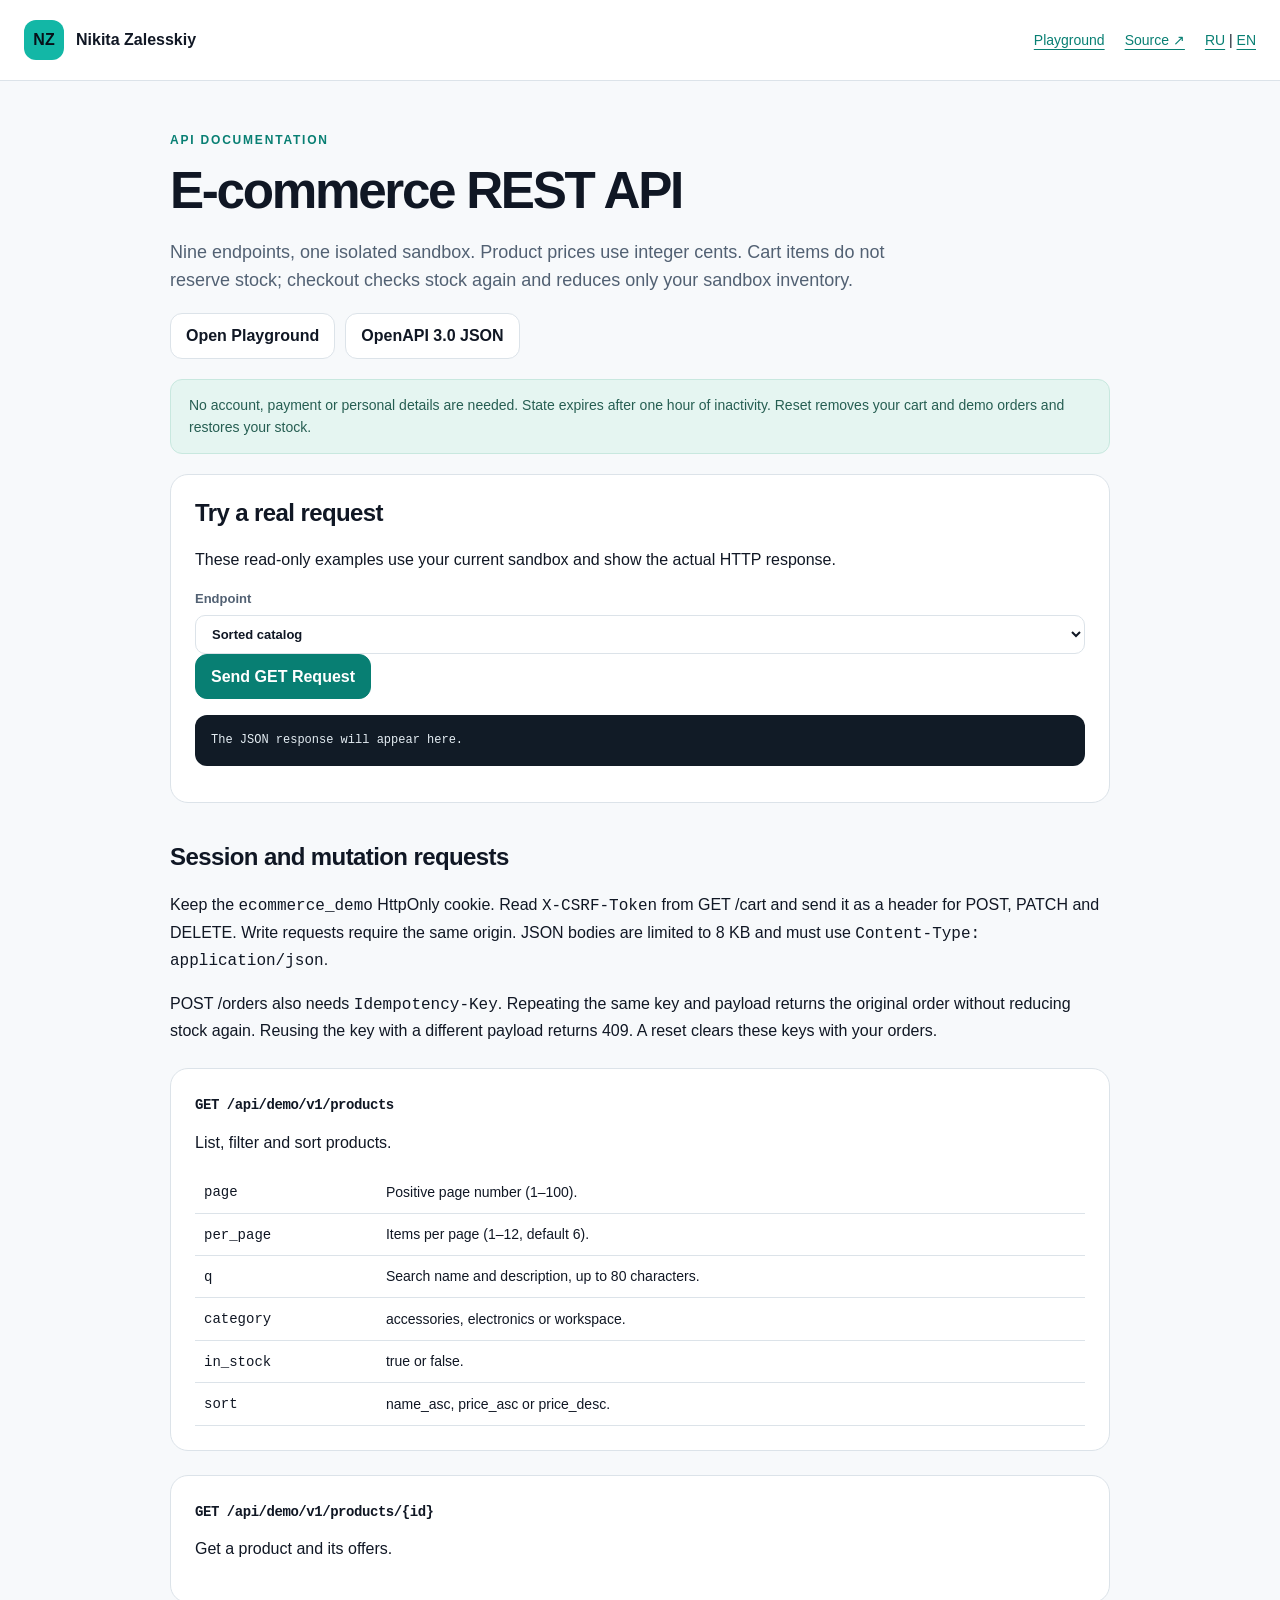
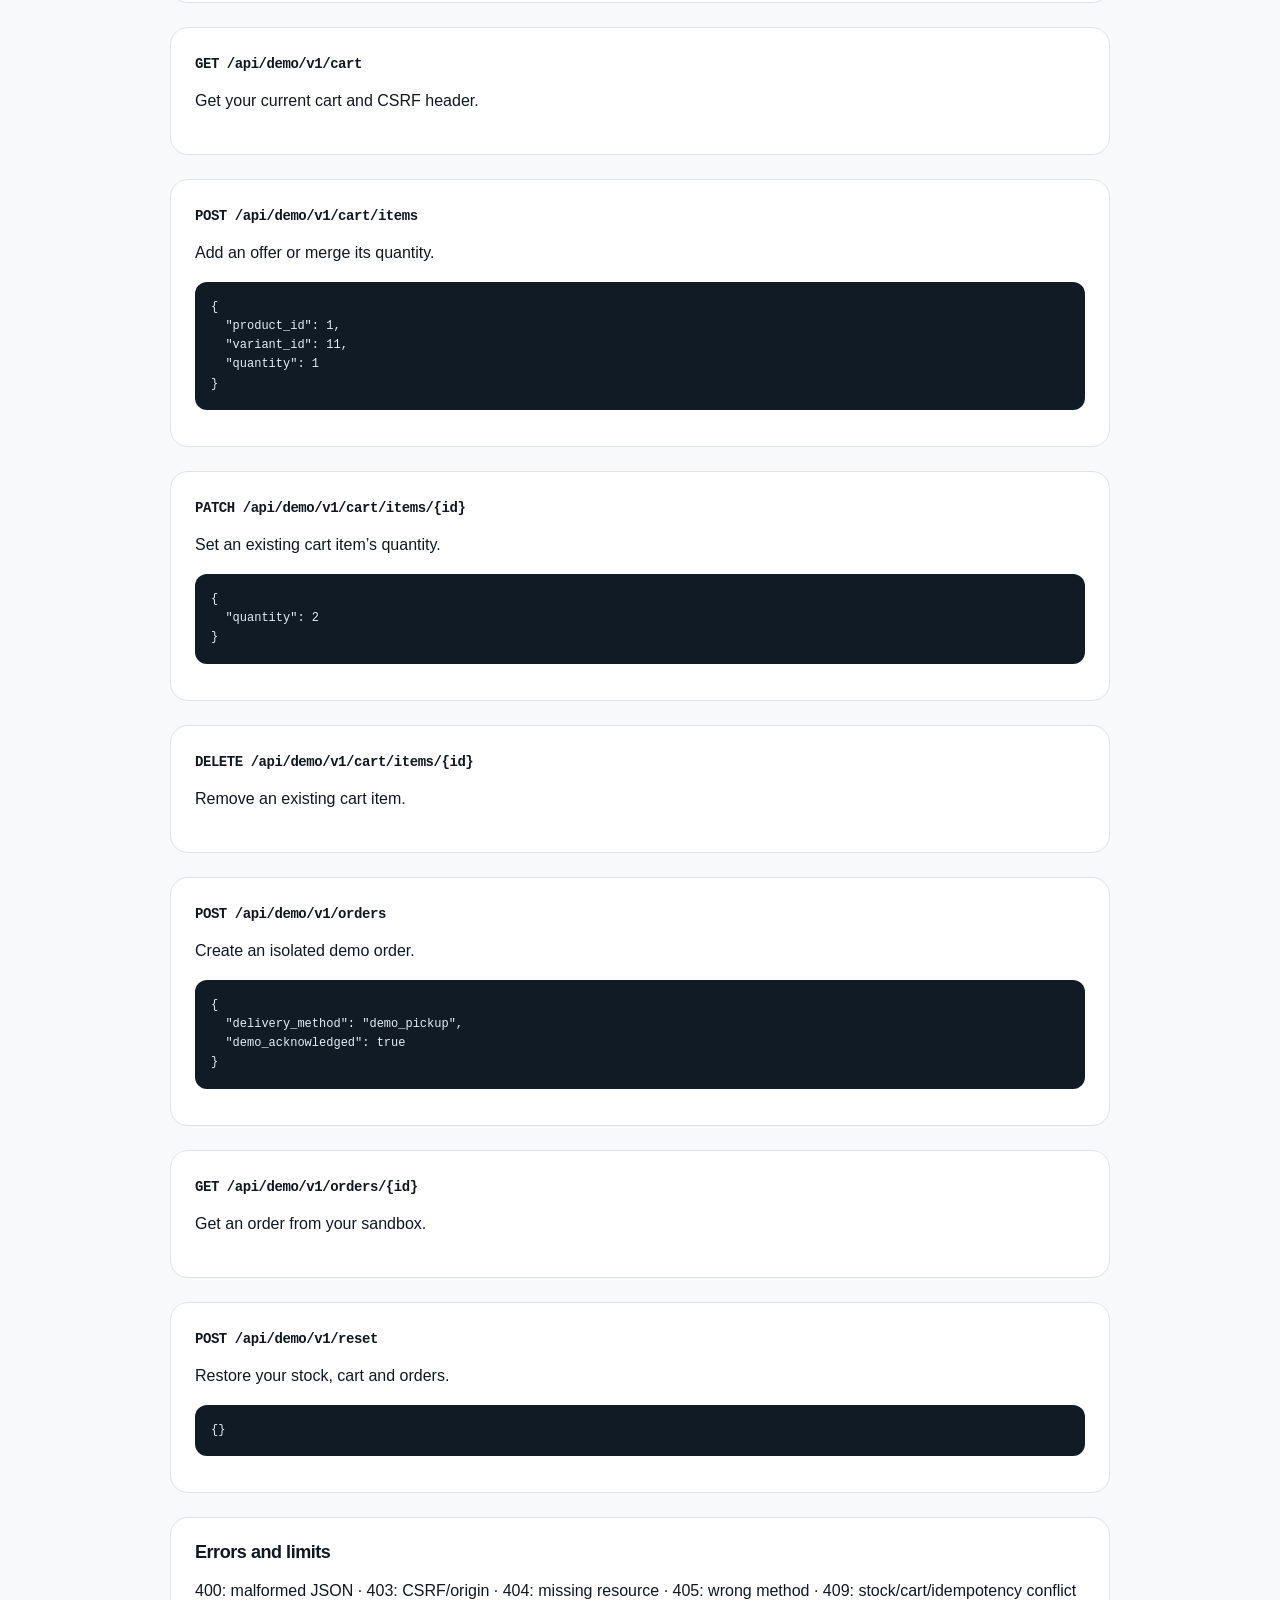
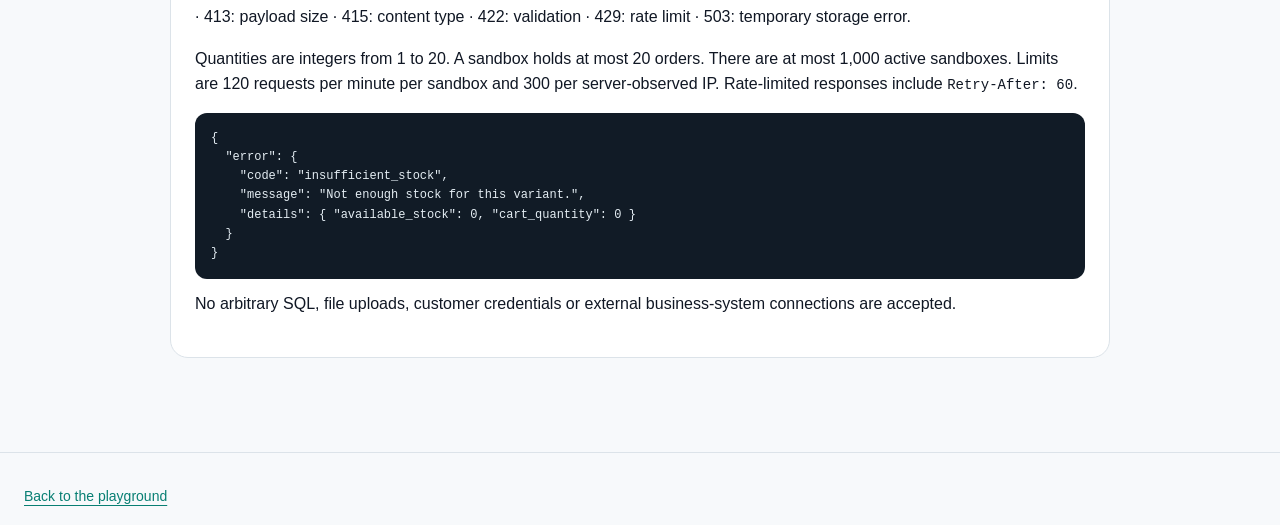
<file: public/en/lab/ecommerce-api/docs/index.html>
<!doctype html><html lang="en"><head><meta charset="utf-8"><meta name="viewport" content="width=device-width,initial-scale=1"><title>E-commerce API Documentation | Nikita Zalesskiy</title><meta name="description" content="Endpoints, validation, stock conflicts and idempotent checkout for the PHP e-commerce demo API."><link rel="canonical" href="https://nikitazalesskiy.ru/en/lab/ecommerce-api/docs/"><meta property="og:title" content="E-commerce API Documentation"><meta property="og:description" content="Endpoints, validation and examples for an original PHP sandbox."><meta property="og:type" content="website"><meta property="og:locale" content="en_US"><meta property="og:url" content="https://nikitazalesskiy.ru/en/lab/ecommerce-api/docs/"><meta property="og:image" content="https://nikitazalesskiy.ru/en/lab/ecommerce-api/assets/demo-cover.png"><link rel="stylesheet" href="../assets/app.css"><script type="module" src="docs.js"></script></head><body><a class="skip-link" href="#main">Skip to content</a><header class="site-header"><div class="container header-inner"><a class="brand" href="https://nikitazalesskiy.ru/en/"><span class="mark">NZ</span><span>Nikita Zalesskiy</span></a><nav class="header-links" aria-label="Primary navigation"><a href="../">Playground</a><a href="https://github.com/HUKUTOS2505/ecommerce-api-demo" target="_blank" rel="noopener noreferrer">Source ↗</a><span style="white-space:nowrap"><a href="https://nikitazalesskiy.ru/" lang="ru" aria-label="Russian version">RU</a> | <a href="https://nikitazalesskiy.ru/en/" lang="en" aria-label="English portfolio">EN</a></span></nav></div></header><main id="main" class="container docs"><p class="eyebrow">API Documentation</p><h1>E-commerce REST API</h1><p class="lead">Nine endpoints, one isolated sandbox. Product prices use integer cents. Cart items do not reserve stock; checkout checks stock again and reduces only your sandbox inventory.</p><div class="docs-navigation"><a class="button" href="../">Open Playground</a><a class="button" href="openapi.json">OpenAPI 3.0 JSON</a></div><div class="notice">No account, payment or personal details are needed. State expires after one hour of inactivity. Reset removes your cart and demo orders and restores your stock.</div><section class="panel"><h2>Try a real request</h2><p>These read-only examples use your current sandbox and show the actual HTTP response.</p><label class="field">Endpoint<select id="try-path"><option value="/products?page=1&amp;per_page=3&amp;sort=price_asc">Sorted catalog</option><option value="/products/1">Product and variants</option><option value="/cart">Current cart</option><option value="/products/999999">Missing product (404)</option><option value="/products?page=0">Invalid page (422)</option></select></label><div class="actions"><button id="try-request" class="button primary">Send GET Request</button></div><p id="try-status" role="status"></p><pre id="try-json" class="json-block" tabindex="0">The JSON response will appear here.</pre></section><h2 style="margin-top:40px">Session and mutation requests</h2><p>Keep the <code>ecommerce_demo</code> HttpOnly cookie. Read <code>X-CSRF-Token</code> from GET /cart and send it as a header for POST, PATCH and DELETE. Write requests require the same origin. JSON bodies are limited to 8 KB and must use <code>Content-Type: application/json</code>.</p><p>POST /orders also needs <code>Idempotency-Key</code>. Repeating the same key and payload returns the original order without reducing stock again. Reusing the key with a different payload returns 409. A reset clears these keys with your orders.</p><article class="endpoint"><h2><code>GET /api/demo/v1/products</code></h2><p>List, filter and sort products.</p><table class="doc-table"><tbody><tr><td><code>page</code></td><td>Positive page number (1–100).</td></tr><tr><td><code>per_page</code></td><td>Items per page (1–12, default 6).</td></tr><tr><td><code>q</code></td><td>Search name and description, up to 80 characters.</td></tr><tr><td><code>category</code></td><td>accessories, electronics or workspace.</td></tr><tr><td><code>in_stock</code></td><td>true or false.</td></tr><tr><td><code>sort</code></td><td>name_asc, price_asc or price_desc.</td></tr></tbody></table></article><article class="endpoint"><h2><code>GET /api/demo/v1/products/{id}</code></h2><p>Get a product and its offers.</p></article><article class="endpoint"><h2><code>GET /api/demo/v1/cart</code></h2><p>Get your current cart and CSRF header.</p></article><article class="endpoint"><h2><code>POST /api/demo/v1/cart/items</code></h2><p>Add an offer or merge its quantity.</p><pre class="json-block" tabindex="0">{
  &quot;product_id&quot;: 1,
  &quot;variant_id&quot;: 11,
  &quot;quantity&quot;: 1
}</pre></article><article class="endpoint"><h2><code>PATCH /api/demo/v1/cart/items/{id}</code></h2><p>Set an existing cart item’s quantity.</p><pre class="json-block" tabindex="0">{
  &quot;quantity&quot;: 2
}</pre></article><article class="endpoint"><h2><code>DELETE /api/demo/v1/cart/items/{id}</code></h2><p>Remove an existing cart item.</p></article><article class="endpoint"><h2><code>POST /api/demo/v1/orders</code></h2><p>Create an isolated demo order.</p><pre class="json-block" tabindex="0">{
  &quot;delivery_method&quot;: &quot;demo_pickup&quot;,
  &quot;demo_acknowledged&quot;: true
}</pre></article><article class="endpoint"><h2><code>GET /api/demo/v1/orders/{id}</code></h2><p>Get an order from your sandbox.</p></article><article class="endpoint"><h2><code>POST /api/demo/v1/reset</code></h2><p>Restore your stock, cart and orders.</p><pre class="json-block" tabindex="0">{}</pre></article><section class="endpoint"><h2>Errors and limits</h2><p>400: malformed JSON · 403: CSRF/origin · 404: missing resource · 405: wrong method · 409: stock/cart/idempotency conflict · 413: payload size · 415: content type · 422: validation · 429: rate limit · 503: temporary storage error.</p><p>Quantities are integers from 1 to 20. A sandbox holds at most 20 orders. There are at most 1,000 active sandboxes. Limits are 120 requests per minute per sandbox and 300 per server-observed IP. Rate-limited responses include <code>Retry-After: 60</code>.</p><pre class="json-block" tabindex="0">{
  "error": {
    "code": "insufficient_stock",
    "message": "Not enough stock for this variant.",
    "details": { "available_stock": 0, "cart_quantity": 0 }
  }
}</pre><p>No arbitrary SQL, file uploads, customer credentials or external business-system connections are accepted.</p></section></main><footer class="footer"><div class="container"><a href="../">Back to the playground</a></div></footer></body></html>
</file>
<file: public/en/lab/ecommerce-api/assets/app.css>
:root{color-scheme:light;--bg:#f7f9fb;--surface:#fff;--ink:#101724;--muted:#526173;--line:#dce3e9;--brand:#087f73;--soft:#e5f5f1;--danger:#a22e30;--radius:18px}*{box-sizing:border-box}html{scroll-behavior:smooth}body{margin:0;background:var(--bg);color:var(--ink);font:16px/1.6 -apple-system,BlinkMacSystemFont,"Segoe UI",sans-serif}a{color:var(--brand);text-underline-offset:4px}button,input,select,textarea{font:inherit}button,a,input,select,textarea,summary{touch-action:manipulation}button{cursor:pointer}button:disabled{cursor:not-allowed;opacity:.55}button:focus-visible,a:focus-visible,input:focus-visible,select:focus-visible,textarea:focus-visible{outline:3px solid #13b7a6;outline-offset:3px}h1,h2,h3,p{margin-top:0}h1{font-size:clamp(2rem,4vw,3.3rem);line-height:1.12;letter-spacing:-.045em;margin-bottom:18px}h2{line-height:1.2;letter-spacing:-.025em}h3{line-height:1.3}.container{width:min(1240px,calc(100% - 48px));margin:auto}.site-header{border-bottom:1px solid var(--line);background:var(--surface)}.header-inner{display:flex;align-items:center;justify-content:space-between;gap:20px;min-height:80px}.brand{display:flex;align-items:center;gap:12px;text-decoration:none;color:var(--ink);font-weight:750}.mark{display:grid;place-items:center;width:40px;height:40px;border-radius:12px;background:#13b7a6;color:#071018}.header-links{display:flex;gap:20px;align-items:center;font-size:14px}.intro{padding:56px 0 28px;max-width:840px}.eyebrow{font-size:12px;text-transform:uppercase;letter-spacing:.15em;color:var(--brand);font-weight:800;margin-bottom:12px}.lead{color:var(--muted);font-size:18px;max-width:720px}.button{display:inline-flex;align-items:center;justify-content:center;gap:8px;min-height:44px;border:1px solid var(--line);background:var(--surface);color:var(--ink);border-radius:12px;padding:9px 15px;text-decoration:none;font-weight:650}.button.primary{background:var(--brand);color:#fff;border-color:var(--brand)}.button.small{font-size:14px;padding:6px 12px;min-height:38px}.actions{display:flex;gap:10px;flex-wrap:wrap}.notice{background:var(--soft);border:1px solid #c8e8df;padding:14px 18px;border-radius:12px;color:#265e52;font-size:14px;margin:20px 0}.toolbar{display:flex;justify-content:space-between;align-items:center;gap:16px;padding:20px 0}.tabs{display:inline-flex;padding:4px;border:1px solid var(--line);border-radius:14px;background:var(--surface);gap:4px}.tabs button{border:0;background:transparent;padding:10px 18px;border-radius:10px;font-weight:650;color:var(--muted)}.tabs button[aria-selected=true]{background:var(--ink);color:#fff}.workspace{display:grid;grid-template-columns:minmax(0,1fr);gap:24px;align-items:start}.developer-mode .workspace{grid-template-columns:minmax(0,1fr) minmax(320px,.7fr)}.customer{min-width:0}.filters{display:grid;grid-template-columns:minmax(120px,1.3fr) 1fr 1fr;gap:12px;margin-bottom:20px}.filters label,.field{display:grid;gap:5px;font-size:13px;font-weight:650;color:var(--muted)}input,select,textarea{border:1px solid var(--line);background:var(--surface);color:var(--ink);border-radius:10px;padding:10px 12px;width:100%;min-width:0}input[type=checkbox]{width:18px;height:18px;accent-color:var(--brand)}.stock-check{display:flex;gap:8px;align-items:center;font-size:14px}.result-bar{display:flex;justify-content:space-between;align-items:center;gap:12px;margin:0 0 18px;color:var(--muted);font-size:14px}.catalog{display:grid;grid-template-columns:repeat(3,minmax(0,1fr));gap:16px}.product-card{border:1px solid var(--line);background:var(--surface);border-radius:var(--radius);overflow:hidden;display:flex;flex-direction:column}.product-card img{width:100%;aspect-ratio:4/3;object-fit:cover;background:#edf2f4}.product-content{padding:18px;display:flex;flex:1;flex-direction:column}.product-content h3{font-size:17px;margin-bottom:8px}.category{font-size:11px;letter-spacing:.08em;text-transform:uppercase;color:var(--muted);margin-bottom:6px}.product-bottom{display:flex;align-items:center;justify-content:space-between;gap:10px;margin-top:auto}.price{font-weight:750}.variant-count{font-size:12px;color:var(--muted);margin:0 0 14px}.pagination{display:flex;align-items:center;justify-content:center;gap:16px;margin:24px 0 32px}.panel{background:var(--surface);border:1px solid var(--line);border-radius:var(--radius);padding:24px}.cart-panel{margin:28px 0 40px}.panel-title{display:flex;justify-content:space-between;align-items:center;gap:16px}.panel-title h2{font-size:23px;margin:0 0 12px}.cart-empty{color:var(--muted);padding:18px 0}.cart-row{display:grid;grid-template-columns:minmax(0,1fr) 92px 85px;align-items:center;gap:16px;padding:16px 0;border-top:1px solid var(--line)}.cart-row p{margin-bottom:2px}.cart-row small{color:var(--muted)}.cart-row label{font-size:12px}.cart-row input{padding:6px 10px}.remove{border:0;background:none;color:var(--danger);padding:6px 0;font-size:13px;text-align:left}.cart-total{display:flex;justify-content:space-between;font-weight:750;padding:18px 0;border-top:1px solid var(--line)}.checkout{display:grid;gap:12px;border-top:1px solid var(--line);padding-top:18px}.check-label{display:flex;gap:8px;align-items:flex-start;font-size:14px}.check-label input{flex-shrink:0;margin-top:4px}.message{border-radius:12px;padding:12px 16px;margin:14px 0;font-size:14px}.message.error{background:#fff0f0;color:var(--danger);border:1px solid #efd0d0}.message.success{background:var(--soft);border:1px solid #c8e8df;color:#265e52}.message:empty{display:none}.inspector{min-width:0;position:sticky;top:20px}.inspector[hidden]{display:none}.inspector h2{font-size:22px}.inspector-lead{font-size:14px;color:var(--muted)}.request-list{display:grid;gap:8px;max-height:240px;overflow:auto;margin-bottom:16px}.request-row{width:100%;text-align:left;display:grid;grid-template-columns:48px minmax(0,1fr) 38px;gap:8px;border:1px solid var(--line);padding:10px;border-radius:10px;background:var(--bg);font-size:12px}.request-row[aria-pressed=true]{border-color:var(--brand);background:var(--soft)}.request-path{overflow:hidden;text-overflow:ellipsis;white-space:nowrap}.status.good{color:var(--brand)}.status.bad{color:var(--danger)}.json-block{background:#111b26;color:#e4edf3;border-radius:12px;overflow:auto;max-height:340px;padding:16px;font:12px/1.6 ui-monospace,SFMono-Regular,Consolas,monospace;tab-size:2;max-width:100%;white-space:pre;min-width:0}.json-block:focus-visible{outline:3px solid var(--brand)}.inspector h3{font-size:12px;text-transform:uppercase;letter-spacing:.08em;margin:20px 0 8px;color:var(--muted)}.timing{font-size:12px;color:var(--muted);margin-bottom:12px}.error-examples{display:flex;flex-wrap:wrap;gap:8px;margin:14px 0}.dialog{width:min(680px,calc(100% - 32px));max-height:calc(100vh - 48px);border:1px solid var(--line);padding:0;border-radius:20px;color:var(--ink);background:var(--surface);overflow:auto}.dialog::backdrop{background:rgba(10,20,30,.5)}.dialog-inner{padding:28px}.dialog-head{display:flex;justify-content:space-between;gap:20px}.dialog img{width:100%;aspect-ratio:2/1;object-fit:cover;border-radius:12px;margin-bottom:24px}.variant-options{display:flex;gap:8px;flex-wrap:wrap;margin:18px 0}.variant-options button[aria-pressed=true]{background:var(--soft);border-color:var(--brand)}.selection-summary{display:flex;gap:20px;justify-content:space-between;margin:18px 0}.detail-actions{display:grid;grid-template-columns:90px 1fr;gap:12px}.detail-actions input{min-height:44px}.footer{padding:32px 0;border-top:1px solid var(--line);font-size:14px;color:var(--muted);margin-top:20px}.footer-inner{display:flex;justify-content:space-between;gap:20px;flex-wrap:wrap}.docs{max-width:940px;padding:50px 0}.endpoint{scroll-margin-top:20px;margin:24px 0;padding:24px;border:1px solid var(--line);border-radius:18px;background:var(--surface)}.endpoint code{font-size:14px;overflow-wrap:anywhere}.endpoint h2{font-size:18px;overflow-wrap:anywhere}.doc-table{width:100%;border-collapse:collapse;font-size:14px}.doc-table td,.doc-table th{text-align:left;border-bottom:1px solid var(--line);padding:9px;overflow-wrap:anywhere}.docs-navigation{display:flex;gap:10px;flex-wrap:wrap}.docs pre{white-space:pre-wrap;overflow-wrap:anywhere}.skip-link{position:absolute;left:12px;top:-100px;background:#fff;padding:12px;z-index:10}.skip-link:focus{top:8px}
@media(max-width:1050px){.developer-mode .catalog{grid-template-columns:repeat(2,minmax(0,1fr))}.filters{grid-template-columns:1fr 1fr}.filters label:first-child{grid-column:1/-1}}
@media(max-width:760px){.container{width:calc(100% - 32px)}.header-inner{min-height:70px}.brand span:last-child{font-size:14px}.header-links{gap:12px;font-size:12px}.header-links .source{display:none}.intro{padding-top:36px}.lead{font-size:16px}.toolbar{align-items:flex-start;flex-direction:column}.toolbar>.actions{width:100%}.tabs{width:100%}.tabs button{flex:1;font-size:14px;padding:10px 12px}.catalog,.developer-mode .catalog{grid-template-columns:repeat(2,minmax(0,1fr));gap:12px}.product-content{padding:14px}.product-content h3{font-size:15px}.product-bottom{align-items:flex-start;flex-direction:column}.product-bottom .button{width:100%}.developer-mode .workspace{grid-template-columns:minmax(0,1fr)}.inspector{position:static;grid-row:1}.panel{padding:20px}.cart-row{grid-template-columns:minmax(0,1fr) 75px;gap:10px}.cart-row>.price{grid-column:1/-1;text-align:right}.cart-total{font-size:16px}.dialog-inner{padding:20px}.dialog img{aspect-ratio:4/3}.json-block{font-size:11px}.result-bar{align-items:flex-start;flex-direction:column}.docs{padding-top:32px}.doc-table{font-size:12px}.endpoint{padding:18px}}
@media(prefers-reduced-motion:reduce){html{scroll-behavior:auto}}
</file>
